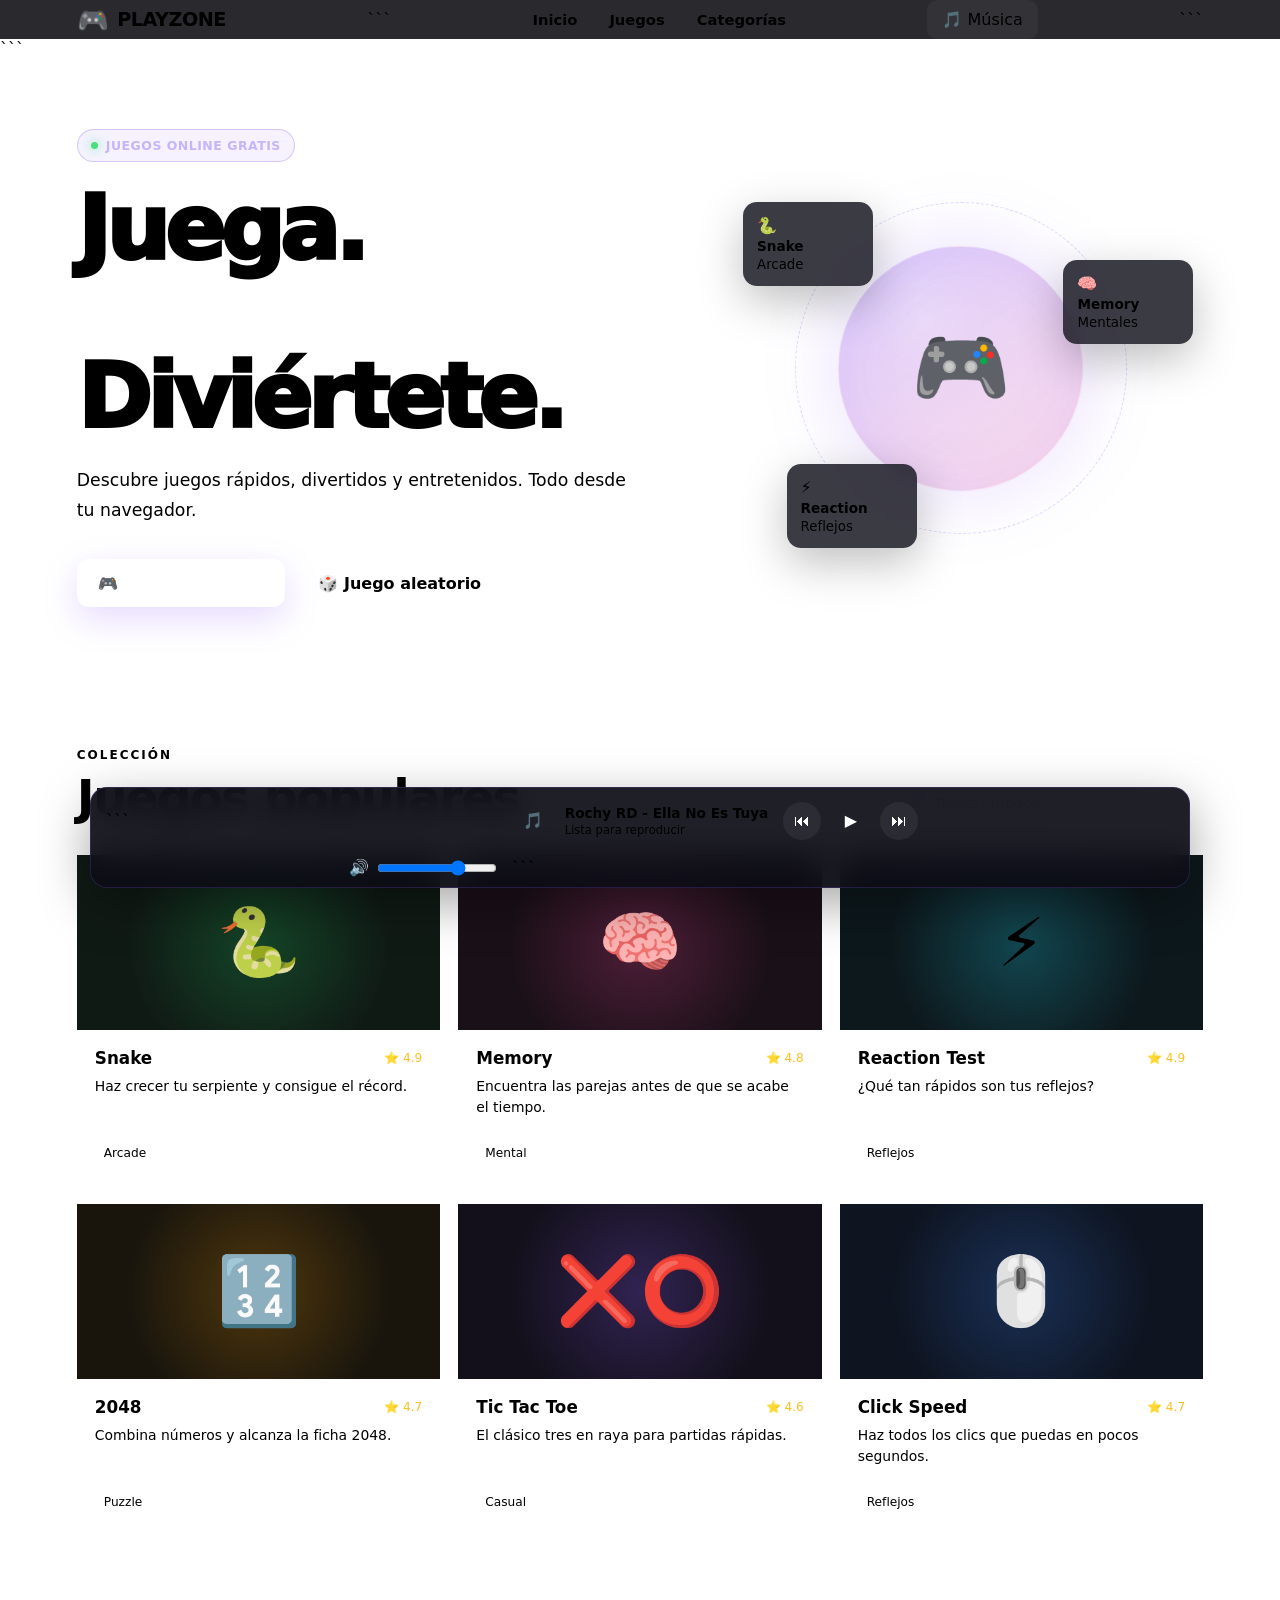
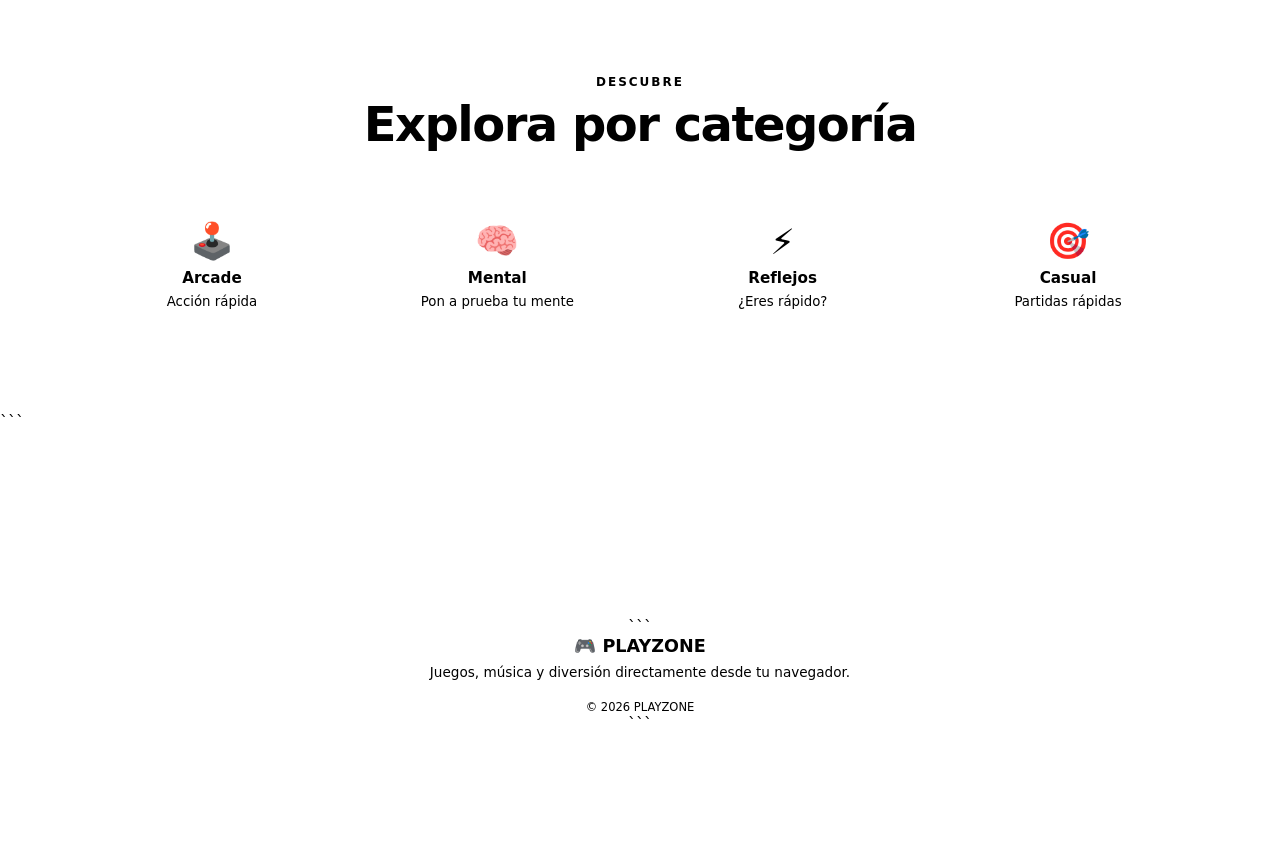
<file: index.html>
<!DOCTYPE html>

<html lang="es">
<head>
  <meta charset="UTF-8">
  <meta name="viewport" content="width=device-width, initial-scale=1.0">

  <title>PLAYZONE — Juegos Online</title>
  <meta name="description" content="PLAYZONE - Juegos online, música y diversión directamente desde tu navegador.">

  <link rel="stylesheet" href="style.css">
</head>

<body>

  <!-- HEADER -->

  <header class="site-header">
    <a href="#inicio" class="logo" aria-label="PLAYZONE inicio">
      <span class="logo-icon">🎮</span>
      <span>PLAY<span>ZONE</span></span>
    </a>

```
<nav class="main-nav" aria-label="Navegación principal">
  <a href="#inicio">Inicio</a>
  <a href="#juegos">Juegos</a>
  <a href="#categorias">Categorías</a>
</nav>

<button id="musicToggle" class="music-button" type="button">
  🎵 Música
</button>
```

  </header>

  <!-- HERO -->

  <main id="inicio">

```
<section class="hero">

  <div class="hero-content">

    <div class="status-badge">
      <span class="status-dot"></span>
      JUEGOS ONLINE GRATIS
    </div>

    <h1>
      Juega.
      <span>Escucha.</span>
      <br>
      Diviértete.
    </h1>

    <p>
      Descubre juegos rápidos, divertidos y entretenidos.
      Todo desde tu navegador.
    </p>

    <div class="hero-buttons">

      <a href="#juegos" class="primary-button">
        🎮 Explorar juegos
      </a>

      <button id="randomGame" class="secondary-button" type="button">
        🎲 Juego aleatorio
      </button>

    </div>

  </div>


  <div class="hero-visual">

    <div class="floating-card card-one">
      🐍
      <strong>Snake</strong>
      <small>Arcade</small>
    </div>

    <div class="floating-card card-two">
      🧠
      <strong>Memory</strong>
      <small>Mentales</small>
    </div>

    <div class="floating-card card-three">
      ⚡
      <strong>Reaction</strong>
      <small>Reflejos</small>
    </div>

    <div class="game-orb">
      <span>🎮</span>
    </div>

  </div>

</section>


<!-- SEARCH -->
<section class="games-section" id="juegos">

  <div class="section-heading">

    <div>
      <p class="section-label">COLECCIÓN</p>
      <h2>Juegos populares</h2>
    </div>

    <div class="search-box">
      <span>🔎</span>

      <input
        id="gameSearch"
        type="search"
        placeholder="Buscar juegos..."
        autocomplete="off"
      >

    </div>

  </div>


  <!-- GAME GRID -->
  <div class="game-grid" id="gameGrid">


    <!-- SNAKE -->
    <article
      class="game-card"
      data-name="snake"
      data-category="arcade"
    >

      <div class="game-image snake-bg">
        🐍
      </div>

      <div class="game-info">

        <div class="game-title-row">
          <h3>Snake</h3>
          <span class="game-rating">⭐ 4.9</span>
        </div>

        <p>
          Haz crecer tu serpiente y consigue el récord.
        </p>

        <div class="game-bottom">

          <span class="category">
            Arcade
          </span>

          <a
            class="play-button"
            href="games/snake.html"
            target="_blank"
            rel="noopener noreferrer"
          >
            Jugar
          </a>

        </div>

      </div>

    </article>


    <!-- MEMORY -->
    <article
      class="game-card"
      data-name="memory"
      data-category="mental"
    >

      <div class="game-image memory-bg">
        🧠
      </div>

      <div class="game-info">

        <div class="game-title-row">
          <h3>Memory</h3>
          <span class="game-rating">⭐ 4.8</span>
        </div>

        <p>
          Encuentra las parejas antes de que se acabe el tiempo.
        </p>

        <div class="game-bottom">

          <span class="category">
            Mental
          </span>

          <a
            class="play-button"
            href="games/memory.html"
            target="_blank"
            rel="noopener noreferrer"
          >
            Jugar
          </a>

        </div>

      </div>

    </article>


    <!-- REACTION TEST -->
    <article
      class="game-card"
      data-name="reaction test"
      data-category="reflejos"
    >

      <div class="game-image reaction-bg">
        ⚡
      </div>

      <div class="game-info">

        <div class="game-title-row">
          <h3>Reaction Test</h3>
          <span class="game-rating">⭐ 4.9</span>
        </div>

        <p>
          ¿Qué tan rápidos son tus reflejos?
        </p>

        <div class="game-bottom">

          <span class="category">
            Reflejos
          </span>

          <a
            class="play-button"
            href="games/reaction.html"
            target="_blank"
            rel="noopener noreferrer"
          >
            Jugar
          </a>

        </div>

      </div>

    </article>


    <!-- 2048 -->
    <article
      class="game-card"
      data-name="2048"
      data-category="mental"
    >

      <div class="game-image puzzle-bg">
        🔢
      </div>

      <div class="game-info">

        <div class="game-title-row">
          <h3>2048</h3>
          <span class="game-rating">⭐ 4.7</span>
        </div>

        <p>
          Combina números y alcanza la ficha 2048.
        </p>

        <div class="game-bottom">

          <span class="category">
            Puzzle
          </span>

          <a
            class="play-button"
            href="games/2048.html"
            target="_blank"
            rel="noopener noreferrer"
          >
            Jugar
          </a>

        </div>

      </div>

    </article>


    <!-- TIC TAC TOE -->
    <article
      class="game-card"
      data-name="tic tac toe tres en raya"
      data-category="casual"
    >

      <div class="game-image tic-bg">
        ❌⭕
      </div>

      <div class="game-info">

        <div class="game-title-row">
          <h3>Tic Tac Toe</h3>
          <span class="game-rating">⭐ 4.6</span>
        </div>

        <p>
          El clásico tres en raya para partidas rápidas.
        </p>

        <div class="game-bottom">

          <span class="category">
            Casual
          </span>

          <a
            class="play-button"
            href="games/tic-tac-toe.html"
            target="_blank"
            rel="noopener noreferrer"
          >
            Jugar
          </a>

        </div>

      </div>

    </article>


    <!-- CLICK SPEED -->
    <article
      class="game-card"
      data-name="click speed"
      data-category="reflejos"
    >

      <div class="game-image click-bg">
        🖱️
      </div>

      <div class="game-info">

        <div class="game-title-row">
          <h3>Click Speed</h3>
          <span class="game-rating">⭐ 4.7</span>
        </div>

        <p>
          Haz todos los clics que puedas en pocos segundos.
        </p>

        <div class="game-bottom">

          <span class="category">
            Reflejos
          </span>

          <a
            class="play-button"
            href="games/click-speed.html"
            target="_blank"
            rel="noopener noreferrer"
          >
            Jugar
          </a>

        </div>

      </div>

    </article>


  </div>


  <p id="noResults" class="no-results">
    😕 No encontramos ningún juego.
  </p>

</section>


<!-- CATEGORIES -->
<section class="categories-section" id="categorias">

  <div class="section-heading centered">

    <div>
      <p class="section-label">DESCUBRE</p>
      <h2>Explora por categoría</h2>
    </div>

  </div>


  <div class="category-grid">

    <button
      class="category-card"
      type="button"
      data-category-filter="arcade"
    >
      <span>🕹️</span>
      <strong>Arcade</strong>
      <small>Acción rápida</small>
    </button>


    <button
      class="category-card"
      type="button"
      data-category-filter="mental"
    >
      <span>🧠</span>
      <strong>Mental</strong>
      <small>Pon a prueba tu mente</small>
    </button>


    <button
      class="category-card"
      type="button"
      data-category-filter="reflejos"
    >
      <span>⚡</span>
      <strong>Reflejos</strong>
      <small>¿Eres rápido?</small>
    </button>


    <button
      class="category-card"
      type="button"
      data-category-filter="casual"
    >
      <span>🎯</span>
      <strong>Casual</strong>
      <small>Partidas rápidas</small>
    </button>

  </div>

</section>
```

  </main>

  <!-- MUSIC PLAYER -->

  <aside
    class="music-player"
    aria-label="Reproductor de música"
  >

```
<div class="music-info">

  <div class="music-disc">
    🎵
  </div>

  <div>
    <strong id="songTitle">
      Playlist Gamer
    </strong>

    <span id="songStatus">
      Música preparada
    </span>
  </div>

</div>


<div class="music-controls">

  <button
    id="prevSong"
    type="button"
    aria-label="Canción anterior"
  >
    ⏮
  </button>


  <button
    id="playMusic"
    class="play-music"
    type="button"
    aria-label="Reproducir música"
  >
    ▶
  </button>


  <button
    id="nextSong"
    type="button"
    aria-label="Siguiente canción"
  >
    ⏭
  </button>

</div>


<div class="volume-control">

  <span>🔊</span>

  <input
    id="volume"
    type="range"
    min="0"
    max="100"
    value="70"
    aria-label="Volumen"
  >

</div>
```

  </aside>

  <!-- FOOTER -->

  <footer>

```
<div class="footer-logo">
  🎮 PLAYZONE
</div>

<p>
  Juegos, música y diversión directamente desde tu navegador.
</p>

<p class="copyright">
  © 2026 PLAYZONE
</p>
```

  </footer>

  <script src="script.js"></script>

</body>
</html>
</file>
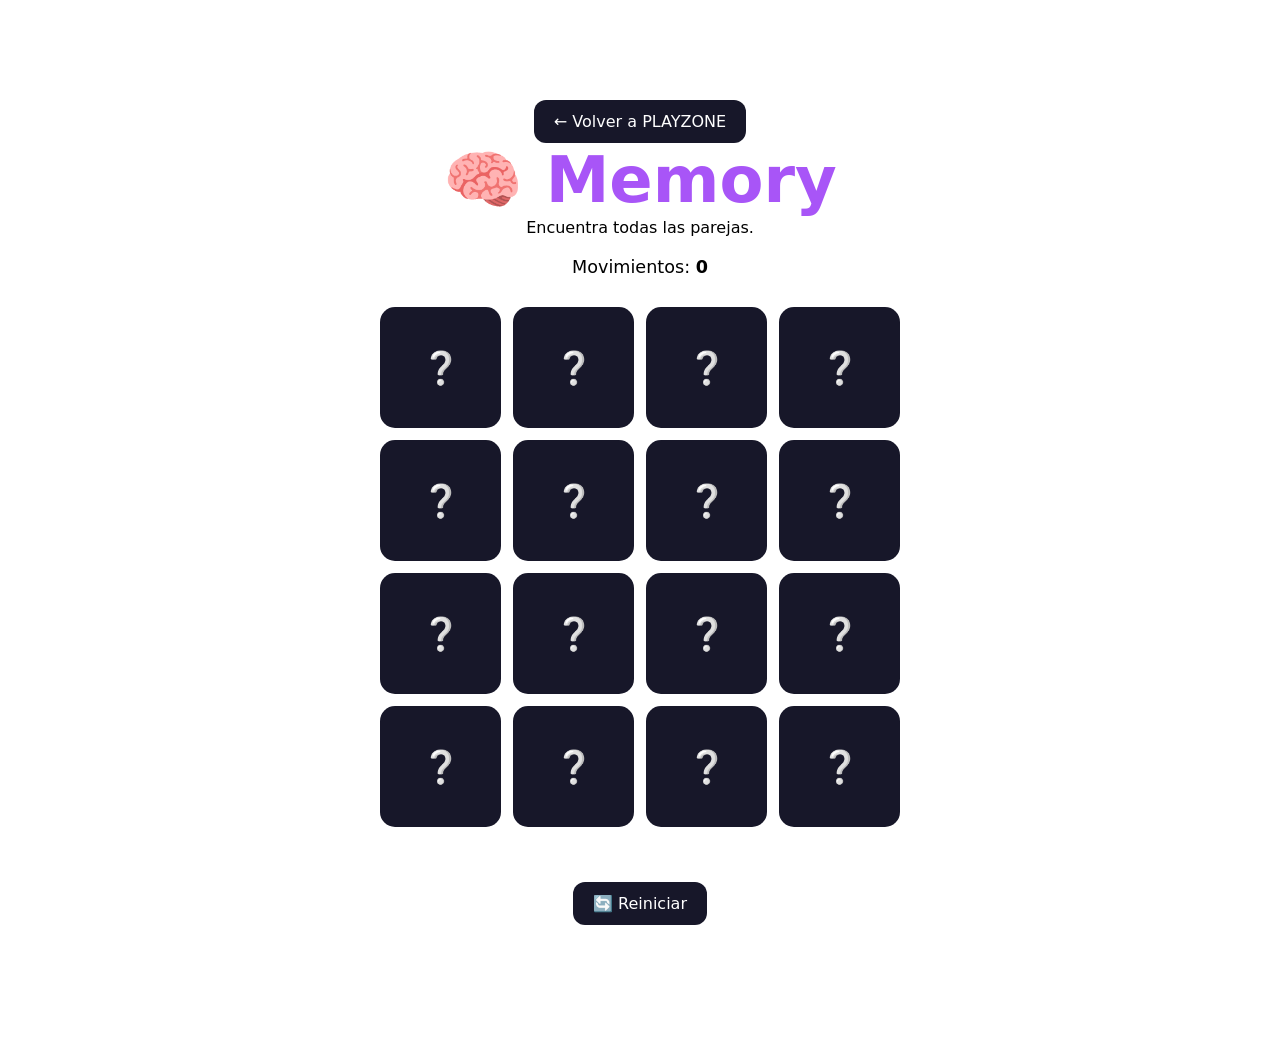
<file: games/memory.html>
<!DOCTYPE html>
<html lang="es">
<head>
  <meta charset="UTF-8">
  <meta name="viewport" content="width=device-width, initial-scale=1.0">
  <title>Memory — PLAYZONE</title>
  <link rel="stylesheet" href="../style.css">

  <style>
    .memory-page {
      min-height: 100vh;
      padding: 100px 20px 120px;
      text-align: center;
    }

    .memory-container {
      max-width: 650px;
      margin: auto;
    }

    .memory-container h1 {
      font-size: clamp(2rem, 6vw, 4rem);
    }

    .memory-container h1 span {
      color: #a855f7;
    }

    .stats {
      margin: 20px;
      font-size: 1.1rem;
    }

    .memory-grid {
      display: grid;
      grid-template-columns: repeat(4, 1fr);
      gap: 12px;
      max-width: 520px;
      margin: 30px auto;
    }

    .card {
      aspect-ratio: 1;
      border: 0;
      border-radius: 15px;
      background: #171729;
      color: white;
      font-size: 2rem;
      cursor: pointer;
      transition: transform .2s, background .2s;
    }

    .card:hover {
      transform: scale(1.04);
      background: #252542;
    }

    .card.open,
    .card.matched {
      background: #7c3aed;
    }

    .card.matched {
      opacity: .65;
      cursor: default;
    }

    .back-button,
    .restart {
      display: inline-block;
      border: 0;
      border-radius: 12px;
      padding: 12px 20px;
      background: #171729;
      color: white;
      text-decoration: none;
      cursor: pointer;
      font-size: 1rem;
    }

    .restart:hover,
    .back-button:hover {
      background: #7c3aed;
    }

    #message {
      min-height: 25px;
    }
  </style>
</head>

<body>

  <main class="memory-page">
    <div class="memory-container">

      <a href="../index.html" class="back-button">
        ← Volver a PLAYZONE
      </a>

      <h1>🧠 <span>Memory</span></h1>

      <p>Encuentra todas las parejas.</p>

      <div class="stats">
        Movimientos: <strong id="moves">0</strong>
      </div>

      <div id="grid" class="memory-grid"></div>

      <p id="message"></p>

      <button id="restart" class="restart">
        🔄 Reiniciar
      </button>

    </div>
  </main>

  <script>
    const grid = document.getElementById("grid");
    const movesElement = document.getElementById("moves");
    const message = document.getElementById("message");
    const restart = document.getElementById("restart");

    const symbols = [
      "🎮", "🎮",
      "🚀", "🚀",
      "👾", "👾",
      "⚡", "⚡",
      "🔥", "🔥",
      "💎", "💎",
      "🎯", "🎯",
      "🕹️", "🕹️"
    ];

    let firstCard = null;
    let secondCard = null;
    let lockBoard = false;
    let moves = 0;
    let matched = 0;

    function shuffle(array) {
      return array.sort(() => Math.random() - 0.5);
    }

    function startGame() {
      grid.innerHTML = "";
      message.textContent = "";

      firstCard = null;
      secondCard = null;
      lockBoard = false;
      moves = 0;
      matched = 0;

      movesElement.textContent = moves;

      shuffle([...symbols]).forEach(symbol => {
        const card = document.createElement("button");

        card.className = "card";
        card.dataset.symbol = symbol;
        card.textContent = "❔";

        card.addEventListener("click", () => flipCard(card));

        grid.appendChild(card);
      });
    }

    function flipCard(card) {
      if (
        lockBoard ||
        card === firstCard ||
        card.classList.contains("matched")
      ) {
        return;
      }

      card.classList.add("open");
      card.textContent = card.dataset.symbol;

      if (!firstCard) {
        firstCard = card;
        return;
      }

      secondCard = card;
      moves++;
      movesElement.textContent = moves;

      checkMatch();
    }

    function checkMatch() {
      const match =
        firstCard.dataset.symbol === secondCard.dataset.symbol;

      if (match) {
        firstCard.classList.add("matched");
        secondCard.classList.add("matched");

        matched += 2;

        resetTurn();

        if (matched === symbols.length) {
          message.textContent =
            `🎉 ¡Completaste Memory en ${moves} movimientos!`;
        }

      } else {
        lockBoard = true;

        setTimeout(() => {
          firstCard.classList.remove("open");
          secondCard.classList.remove("open");

          firstCard.textContent = "❔";
          secondCard.textContent = "❔";

          resetTurn();
        }, 700);
      }
    }

    function resetTurn() {
      firstCard = null;
      secondCard = null;
      lockBoard = false;
    }

    restart.addEventListener("click", startGame);

    startGame();
  </script>

</body>
</html>
</file>
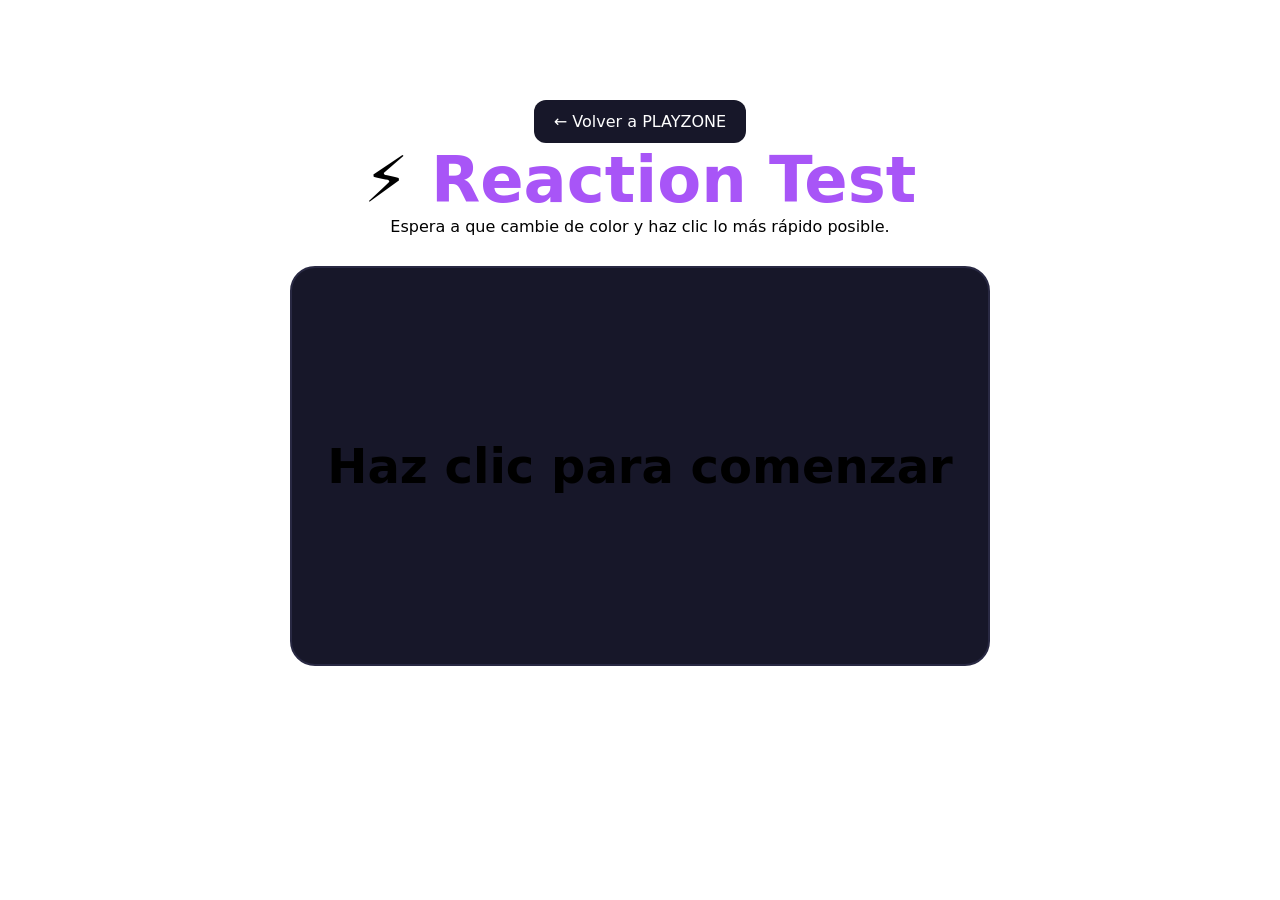
<file: games/reaction.html>
<!DOCTYPE html>
<html lang="es">
<head>
  <meta charset="UTF-8">
  <meta name="viewport" content="width=device-width, initial-scale=1.0">
  <title>Reaction Test — PLAYZONE</title>
  <link rel="stylesheet" href="../style.css">

  <style>
    .reaction-page {
      min-height: 100vh;
      padding: 100px 20px 120px;
      text-align: center;
    }

    .reaction-container {
      max-width: 800px;
      margin: auto;
    }

    .reaction-container h1 {
      font-size: clamp(2rem, 6vw, 4rem);
    }

    .reaction-container h1 span {
      color: #a855f7;
    }

    .reaction-box {
      width: min(700px, 95vw);
      height: 400px;
      margin: 30px auto;
      border-radius: 25px;
      background: #171729;
      display: flex;
      align-items: center;
      justify-content: center;
      cursor: pointer;
      user-select: none;
      transition: background .15s;
      border: 2px solid #292943;
    }

    .reaction-box.ready {
      background: #7c3aed;
    }

    .reaction-box.go {
      background: #16a34a;
    }

    .reaction-box.too-soon {
      background: #dc2626;
    }

    .reaction-text {
      font-size: clamp(1.5rem, 4vw, 3rem);
      font-weight: 700;
      padding: 20px;
    }

    .result {
      min-height: 35px;
      font-size: 1.3rem;
    }

    .back-button {
      display: inline-block;
      padding: 12px 20px;
      border-radius: 12px;
      background: #171729;
      color: white;
      text-decoration: none;
    }

    .back-button:hover {
      background: #7c3aed;
    }
  </style>
</head>

<body>

  <main class="reaction-page">
    <div class="reaction-container">

      <a href="../index.html" class="back-button">
        ← Volver a PLAYZONE
      </a>

      <h1>⚡ <span>Reaction Test</span></h1>

      <p>
        Espera a que cambie de color y haz clic lo más rápido posible.
      </p>

      <div id="box" class="reaction-box">
        <div id="text" class="reaction-text">
          Haz clic para comenzar
        </div>
      </div>

      <div id="result" class="result"></div>

    </div>
  </main>

  <script>
    const box = document.getElementById("box");
    const text = document.getElementById("text");
    const result = document.getElementById("result");

    let state = "idle";
    let startTime = 0;
    let timer = null;

    box.addEventListener("click", () => {

      if (state === "idle") {
        startTest();
        return;
      }

      if (state === "waiting") {
        clearTimeout(timer);

        state = "idle";

        box.className = "reaction-box too-soon";
        text.textContent = "❌ Demasiado pronto";

        result.textContent =
          "Haz clic para intentarlo nuevamente.";

        setTimeout(reset, 1000);

        return;
      }

      if (state === "ready") {
        const reactionTime =
          performance.now() - startTime;

        state = "idle";

        box.className = "reaction-box";
        text.textContent =
          `${Math.round(reactionTime)} ms`;

        result.textContent =
          "⚡ Haz clic para volver a jugar.";

        setTimeout(reset, 1200);
      }
    });

    function startTest() {
      state = "waiting";

      box.className = "reaction-box ready";
      text.textContent =
        "🟣 Espera...";

      result.textContent = "";

      const delay =
        1500 + Math.random() * 3500;

      timer = setTimeout(() => {
        state = "ready";

        box.className = "reaction-box go";
        text.textContent =
          "🟢 ¡AHORA!";

        startTime = performance.now();
      }, delay);
    }

    function reset() {
      state = "idle";
      box.className = "reaction-box";
      text.textContent = "Haz clic para comenzar";
      result.textContent = "";
    }
  </script>

</body>
</html>
</file>
<file: style.css>
```css
/* =========================================================
   PLAYZONE
   STYLE.CSS
   ========================================================= */

:root {
  --bg: #07070c;
  --bg-soft: #0d0d15;
  --card: #11111b;
  --card-hover: #171725;

  --text: #f7f7fb;
  --muted: #9292a6;

  --accent: #8b5cf6;
  --accent-2: #ec4899;
  --accent-3: #22d3ee;

  --border: rgba(255, 255, 255, 0.08);

  --radius: 18px;
  --header-height: 76px;

  --transition: 0.25s ease;
}


/* RESET */

* {
  margin: 0;
  padding: 0;
  box-sizing: border-box;
}

html {
  scroll-behavior: smooth;
}

body {
  min-height: 100vh;

  font-family:
    Inter,
    ui-sans-serif,
    system-ui,
    -apple-system,
    BlinkMacSystemFont,
    "Segoe UI",
    sans-serif;

  background:
    radial-gradient(
      circle at 10% 10%,
      rgba(139, 92, 246, 0.12),
      transparent 30%
    ),
    radial-gradient(
      circle at 90% 20%,
      rgba(236, 72, 153, 0.08),
      transparent 30%
    ),
    var(--bg);

  color: var(--text);
  overflow-x: hidden;
}

button,
input {
  font: inherit;
}

button {
  cursor: pointer;
}

a {
  color: inherit;
  text-decoration: none;
}


/* HEADER */

.site-header {
  height: var(--header-height);

  display: flex;
  align-items: center;
  justify-content: space-between;

  padding: 0 6%;

  border-bottom: 1px solid var(--border);

  background: rgba(7, 7, 12, 0.86);

  backdrop-filter: blur(14px);

  position: sticky;
  top: 0;
  z-index: 50;
}

.logo {
  display: flex;
  align-items: center;
  gap: 9px;

  font-size: 1.2rem;
  font-weight: 900;
  letter-spacing: -0.5px;
}

.logo-icon {
  font-size: 1.6rem;
}

.logo span span {
  color: var(--accent);
}

.main-nav {
  display: flex;
  align-items: center;
  gap: 32px;
}

.main-nav a {
  color: var(--muted);
  font-size: 0.92rem;
  font-weight: 600;

  transition: color var(--transition);
}

.main-nav a:hover {
  color: var(--text);
}

.music-button {
  border: 1px solid var(--border);

  background: rgba(255, 255, 255, 0.04);

  color: var(--text);

  padding: 10px 15px;

  border-radius: 10px;

  transition:
    background var(--transition),
    transform var(--transition);
}

.music-button:hover {
  background: rgba(139, 92, 246, 0.16);
  transform: translateY(-2px);
}


/* HERO */

.hero {
  width: min(1180px, 88%);

  margin: 0 auto;

  min-height: 620px;

  display: grid;
  grid-template-columns: 1.1fr 0.9fr;

  align-items: center;

  gap: 50px;
}

.hero-content {
  position: relative;
  z-index: 2;
}

.status-badge {
  display: inline-flex;
  align-items: center;
  gap: 8px;

  padding: 8px 13px;

  border-radius: 999px;

  border: 1px solid rgba(139, 92, 246, 0.3);

  background: rgba(139, 92, 246, 0.08);

  color: #c4b5fd;

  font-size: 0.78rem;
  font-weight: 800;
  letter-spacing: 0.5px;
}

.status-dot {
  width: 7px;
  height: 7px;

  border-radius: 50%;

  background: #4ade80;

  box-shadow: 0 0 12px #4ade80;
}

.hero h1 {
  margin-top: 25px;

  font-size: clamp(3.2rem, 7vw, 6.2rem);

  line-height: 0.94;

  letter-spacing: -5px;

  font-weight: 950;
}

.hero h1 span {
  background:
    linear-gradient(
      90deg,
      var(--accent),
      var(--accent-2),
      var(--accent-3)
    );

  -webkit-background-clip: text;
  background-clip: text;

  color: transparent;
}

.hero p {
  max-width: 560px;

  margin-top: 27px;

  color: var(--muted);

  font-size: 1.08rem;

  line-height: 1.7;
}

.hero-buttons {
  display: flex;
  gap: 12px;

  margin-top: 34px;

  flex-wrap: wrap;
}

.primary-button,
.secondary-button {
  display: inline-flex;
  align-items: center;
  justify-content: center;

  min-height: 48px;

  padding: 0 21px;

  border-radius: 12px;

  font-weight: 800;

  transition:
    transform var(--transition),
    box-shadow var(--transition),
    background var(--transition);
}

.primary-button {
  border: 0;

  color: white;

  background:
    linear-gradient(
      135deg,
      var(--accent),
      var(--accent-2)
    );

  box-shadow:
    0 12px 35px rgba(139, 92, 246, 0.22);
}

.primary-button:hover {
  transform: translateY(-3px);

  box-shadow:
    0 17px 40px rgba(139, 92, 246, 0.32);
}

.secondary-button {
  border: 1px solid var(--border);

  color: var(--text);

  background: rgba(255, 255, 255, 0.04);
}

.secondary-button:hover {
  background: rgba(255, 255, 255, 0.08);
  transform: translateY(-3px);
}


/* HERO VISUAL */

.hero-visual {
  min-height: 450px;

  display: flex;
  align-items: center;
  justify-content: center;

  position: relative;
}

.game-orb {
  width: 245px;
  height: 245px;

  border-radius: 50%;

  display: flex;
  align-items: center;
  justify-content: center;

  font-size: 5rem;

  background:
    radial-gradient(
      circle at 35% 30%,
      rgba(255, 255, 255, 0.15),
      transparent 25%
    ),
    linear-gradient(
      145deg,
      rgba(139, 92, 246, 0.3),
      rgba(236, 72, 153, 0.2)
    );

  border: 1px solid rgba(255, 255, 255, 0.13);

  box-shadow:
    0 0 80px rgba(139, 92, 246, 0.2),
    inset 0 0 60px rgba(139, 92, 246, 0.12);

  animation: floatOrb 5s ease-in-out infinite;
}

.game-orb::before {
  content: "";

  position: absolute;

  width: 330px;
  height: 330px;

  border: 1px dashed rgba(139, 92, 246, 0.25);

  border-radius: 50%;

  animation: spin 18s linear infinite;
}

.floating-card {
  position: absolute;

  min-width: 130px;

  padding: 14px;

  display: flex;
  flex-direction: column;
  gap: 3px;

  border: 1px solid var(--border);

  background: rgba(17, 17, 27, 0.82);

  backdrop-filter: blur(12px);

  border-radius: 14px;

  box-shadow: 0 15px 45px rgba(0, 0, 0, 0.25);

  z-index: 3;
}

.floating-card:first-letter {
  font-size: 1.3rem;
}

.floating-card strong {
  font-size: 0.85rem;
}

.floating-card small {
  color: var(--muted);
}

.card-one {
  top: 13%;
  left: 5%;

  animation: floatOne 4s ease-in-out infinite;
}

.card-two {
  right: 2%;
  top: 26%;

  animation: floatTwo 5s ease-in-out infinite;
}

.card-three {
  left: 14%;
  bottom: 10%;

  animation: floatThree 4.5s ease-in-out infinite;
}

@keyframes floatOrb {
  0%,
  100% {
    transform: translateY(0);
  }

  50% {
    transform: translateY(-15px);
  }
}

@keyframes floatOne {
  0%,
  100% {
    transform: translateY(0) rotate(-2deg);
  }

  50% {
    transform: translateY(-12px) rotate(2deg);
  }
}

@keyframes floatTwo {
  0%,
  100% {
    transform: translateY(0) rotate(2deg);
  }

  50% {
    transform: translateY(14px) rotate(-2deg);
  }
}

@keyframes floatThree {
  0%,
  100% {
    transform: translateY(0) rotate(1deg);
  }

  50% {
    transform: translateY(-10px) rotate(-2deg);
  }
}

@keyframes spin {
  to {
    transform: rotate(360deg);
  }
}


/* SECTIONS */

.games-section,
.categories-section {
  width: min(1180px, 88%);

  margin: 0 auto;

  padding: 70px 0;
}

.section-heading {
  display: flex;
  align-items: end;
  justify-content: space-between;

  gap: 25px;

  margin-bottom: 30px;
}

.section-heading.centered {
  justify-content: center;
  text-align: center;
}

.section-label {
  color: var(--accent);

  font-size: 0.75rem;
  font-weight: 900;

  letter-spacing: 2px;

  margin-bottom: 7px;
}

.section-heading h2 {
  font-size: clamp(2rem, 4vw, 3rem);

  letter-spacing: -1.5px;
}


/* SEARCH */

.search-box {
  width: min(310px, 100%);

  height: 46px;

  display: flex;
  align-items: center;
  gap: 9px;

  padding: 0 14px;

  border: 1px solid var(--border);

  background: rgba(255, 255, 255, 0.035);

  border-radius: 11px;
}

.search-box span {
  color: var(--muted);
}

.search-box input {
  width: 100%;

  border: 0;
  outline: 0;

  background: transparent;

  color: var(--text);

  font-size: 0.92rem;
}

.search-box input::placeholder {
  color: #656577;
}


/* GAMES */

.game-grid {
  display: grid;

  grid-template-columns:
    repeat(3, minmax(0, 1fr));

  gap: 18px;
}

.game-card {
  overflow: hidden;

  border: 1px solid var(--border);

  background: var(--card);

  border-radius: var(--radius);

  transition:
    transform var(--transition),
    border-color var(--transition),
    background var(--transition);

  animation: cardIn 0.5s ease both;
}

.game-card:hover {
  transform: translateY(-7px);

  border-color: rgba(139, 92, 246, 0.35);

  background: var(--card-hover);
}

.game-image {
  height: 175px;

  display: flex;
  align-items: center;
  justify-content: center;

  font-size: 4.2rem;

  border-bottom: 1px solid var(--border);
}

.snake-bg {
  background:
    radial-gradient(
      circle,
      rgba(34, 197, 94, 0.25),
      transparent 65%
    ),
    #101a15;
}

.memory-bg {
  background:
    radial-gradient(
      circle,
      rgba(236, 72, 153, 0.25),
      transparent 65%
    ),
    #1a1018;
}

.reaction-bg {
  background:
    radial-gradient(
      circle,
      rgba(34, 211, 238, 0.25),
      transparent 65%
    ),
    #0d181c;
}

.puzzle-bg {
  background:
    radial-gradient(
      circle,
      rgba(245, 158, 11, 0.25),
      transparent 65%
    ),
    #19150d;
}

.tic-bg {
  background:
    radial-gradient(
      circle,
      rgba(139, 92, 246, 0.25),
      transparent 65%
    ),
    #13101b;
}

.click-bg {
  background:
    radial-gradient(
      circle,
      rgba(59, 130, 246, 0.25),
      transparent 65%
    ),
    #0e1420;
}

.game-info {
  padding: 18px;
}

.game-title-row {
  display: flex;
  justify-content: space-between;
  gap: 10px;
  align-items: center;
}

.game-title-row h3 {
  font-size: 1.05rem;
}

.game-rating {
  font-size: 0.76rem;
  color: #fbbf24;
}

.game-info > p {
  min-height: 45px;

  margin-top: 8px;

  color: var(--muted);

  font-size: 0.87rem;

  line-height: 1.5;
}

.game-bottom {
  display: flex;
  justify-content: space-between;
  align-items: center;

  margin-top: 16px;
}

.category {
  color: var(--muted);

  font-size: 0.76rem;

  padding: 5px 9px;

  border-radius: 999px;

  background: rgba(255, 255, 255, 0.05);
}

.play-button {
  border: 0;

  color: white;

  padding: 8px 15px;

  border-radius: 9px;

  background: var(--accent);

  font-size: 0.82rem;

  font-weight: 800;

  transition:
    transform var(--transition),
    background var(--transition);
}

.play-button:hover {
  transform: scale(1.05);

  background: #7c3aed;
}

.no-results {
  display: none;

  padding: 40px;

  text-align: center;

  color: var(--muted);
}


/* CATEGORIES */

.categories-section {
  border-top: 1px solid var(--border);
}

.category-grid {
  display: grid;

  grid-template-columns:
    repeat(4, minmax(0, 1fr));

  gap: 15px;

  margin-top: 35px;
}

.category-card {
  min-height: 155px;

  display: flex;
  flex-direction: column;

  align-items: center;
  justify-content: center;

  gap: 7px;

  border: 1px solid var(--border);

  border-radius: var(--radius);

  background: rgba(255, 255, 255, 0.025);

  color: var(--text);

  transition:
    transform var(--transition),
    border-color var(--transition),
    background var(--transition);
}

.category-card:hover {
  transform: translateY(-5px);

  border-color: rgba(139, 92, 246, 0.4);

  background: rgba(139, 92, 246, 0.08);
}

.category-card span {
  font-size: 2.2rem;
}

.category-card strong {
  font-size: 0.95rem;
}

.category-card small {
  color: var(--muted);
}


/* MUSIC PLAYER */

.music-player {
  position: sticky;

  bottom: 12px;

  z-index: 40;

  width: min(1100px, 92%);

  margin: 20px auto;

  min-height: 72px;

  padding: 10px 15px;

  display: grid;

  grid-template-columns: 1fr auto 1fr;

  align-items: center;

  gap: 15px;

  border: 1px solid rgba(139, 92, 246, 0.2);

  background: rgba(13, 13, 21, 0.92);

  backdrop-filter: blur(16px);

  border-radius: 17px;

  box-shadow: 0 15px 50px rgba(0, 0, 0, 0.35);
}

.music-info {
  display: flex;
  align-items: center;
  gap: 10px;

  min-width: 0;
}

.music-disc {
  width: 43px;
  height: 43px;

  flex-shrink: 0;

  display: flex;
  align-items: center;
  justify-content: center;

  border-radius: 50%;

  background:
    linear-gradient(
      135deg,
      var(--accent),
      var(--accent-2)
    );
}

.music-info div:last-child {
  min-width: 0;
}

.music-info strong,
.music-info span {
  display: block;

  white-space: nowrap;
  overflow: hidden;
  text-overflow: ellipsis;
}

.music-info strong {
  font-size: 0.85rem;
}

.music-info span {
  color: var(--muted);

  font-size: 0.72rem;

  margin-top: 2px;
}

.music-controls {
  display: flex;
  align-items: center;
  gap: 7px;
}

.music-controls button {
  width: 38px;
  height: 38px;

  border: 0;

  border-radius: 50%;

  color: white;

  background: rgba(255, 255, 255, 0.06);

  transition: background var(--transition);
}

.music-controls button:hover {
  background: rgba(139, 92, 246, 0.3);
}

.music-controls .play-music {
  width: 45px;
  height: 45px;

  background: var(--accent);
}

.volume-control {
  display: flex;

  align-items: center;

  justify-content: flex-end;

  gap: 8px;
}

.volume-control input {
  width: 120px;

  accent-color: var(--accent);
}


/* MODAL */

.modal {
  position: fixed;

  inset: 0;

  z-index: 100;

  display: none;

  align-items: center;
  justify-content: center;

  padding: 20px;

  background: rgba(0, 0, 0, 0.72);

  backdrop-filter: blur(8px);
}

.modal.active {
  display: flex;
}

.modal-content {
  width: min(460px, 100%);

  position: relative;

  padding: 40px;

  text-align: center;

  border: 1px solid var(--border);

  border-radius: 22px;

  background: #11111b;

  box-shadow: 0 30px 100px rgba(0, 0, 0, 0.5);

  animation: modalIn 0.25s ease;
}

.close-modal {
  position: absolute;

  top: 13px;
  right: 15px;

  width: 35px;
  height: 35px;

  border: 0;

  border-radius: 50%;

  color: var(--muted);

  background: rgba(255, 255, 255, 0.05);

  font-size: 1.4rem;
}

.modal-icon {
  font-size: 4rem;

  margin-bottom: 15px;
}

.modal-content h2 {
  font-size: 1.8rem;
}

.modal-content p {
  margin-top: 10px;

  color: var(--muted);

  line-height: 1.6;
}

.modal-action {
  margin-top: 25px;
}


/* FOOTER */

footer {
  padding: 45px 6% 110px;

  border-top: 1px solid var(--border);

  text-align: center;
}

.footer-logo {
  font-weight: 900;
  font-size: 1.1rem;
}

footer p {
  color: var(--muted);

  margin-top: 8px;

  font-size: 0.85rem;
}

footer .copyright {
  margin-top: 20px;

  font-size: 0.72rem;
}


/* ANIMATIONS */

@keyframes cardIn {
  from {
    opacity: 0;
    transform: translateY(12px);
  }

  to {
    opacity: 1;
    transform: translateY(0);
  }
}

@keyframes modalIn {
  from {
    opacity: 0;
    transform: scale(0.94) translateY(10px);
  }

  to {
    opacity: 1;
    transform: scale(1) translateY(0);
  }
}


/* RESPONSIVE */

@media (max-width: 900px) {

  .hero {
    grid-template-columns: 1fr;

    padding: 70px 0 40px;

    text-align: center;
  }

  .hero p {
    margin-left: auto;
    margin-right: auto;
  }

  .hero-buttons {
    justify-content: center;
  }

  .hero-visual {
    min-height: 400px;
  }

  .game-grid {
    grid-template-columns:
      repeat(2, minmax(0, 1fr));
  }

  .category-grid {
    grid-template-columns:
      repeat(2, minmax(0, 1fr));
  }

  .music-player {
    grid-template-columns: 1fr auto;

    padding: 10px;
  }

  .volume-control {
    display: none;
  }
}


@media (max-width: 650px) {

  :root {
    --header-height: 64px;
  }

  .site-header {
    padding: 0 5%;
  }

  .main-nav {
    display: none;
  }

  .music-button {
    font-size: 0.8rem;
  }

  .hero {
    width: 90%;

    min-height: auto;

    padding-top: 60px;
  }

  .hero h1 {
    font-size: clamp(3rem, 15vw, 4.7rem);

    letter-spacing: -3px;
  }

  .hero-visual {
    min-height: 330px;
  }

  .game-orb {
    width: 180px;
    height: 180px;

    font-size: 3.5rem;
  }

  .game-orb::before {
    width: 240px;
    height: 240px;
  }

  .floating-card {
    min-width: 105px;

    padding: 10px;

    font-size: 0.8rem;
  }

  .card-one {
    left: 0;
  }

  .card-two {
    right: 0;
  }

  .card-three {
    left: 4%;
    bottom: 3%;
  }

  .games-section,
  .categories-section {
    width: 90%;

    padding: 50px 0;
  }

  .section-heading {
    align-items: stretch;

    flex-direction: column;
  }

  .search-box {
    width: 100%;
  }

  .game-grid {
    grid-template-columns: 1fr;
  }

  .category-grid {
    grid-template-columns: 1fr 1fr;
  }

  .category-card {
    min-height: 135px;
  }

  .music-player {
    width: 94%;
  }
}


@media (max-width: 400px) {

  .category-grid {
    grid-template-columns: 1fr;
  }

  .music-info {
    display: none;
  }

  .music-player {
    grid-template-columns: 1fr;

    justify-items: center;
  }
}


/* REDUCED MOTION */

@media (prefers-reduced-motion: reduce) {

  *,
  *::before,
  *::after {
    scroll-behavior: auto !important;
    animation-duration: 0.01ms !important;
    animation-iteration-count: 1 !important;
    transition-duration: 0.01ms !important;
  }
}
```
</file>
